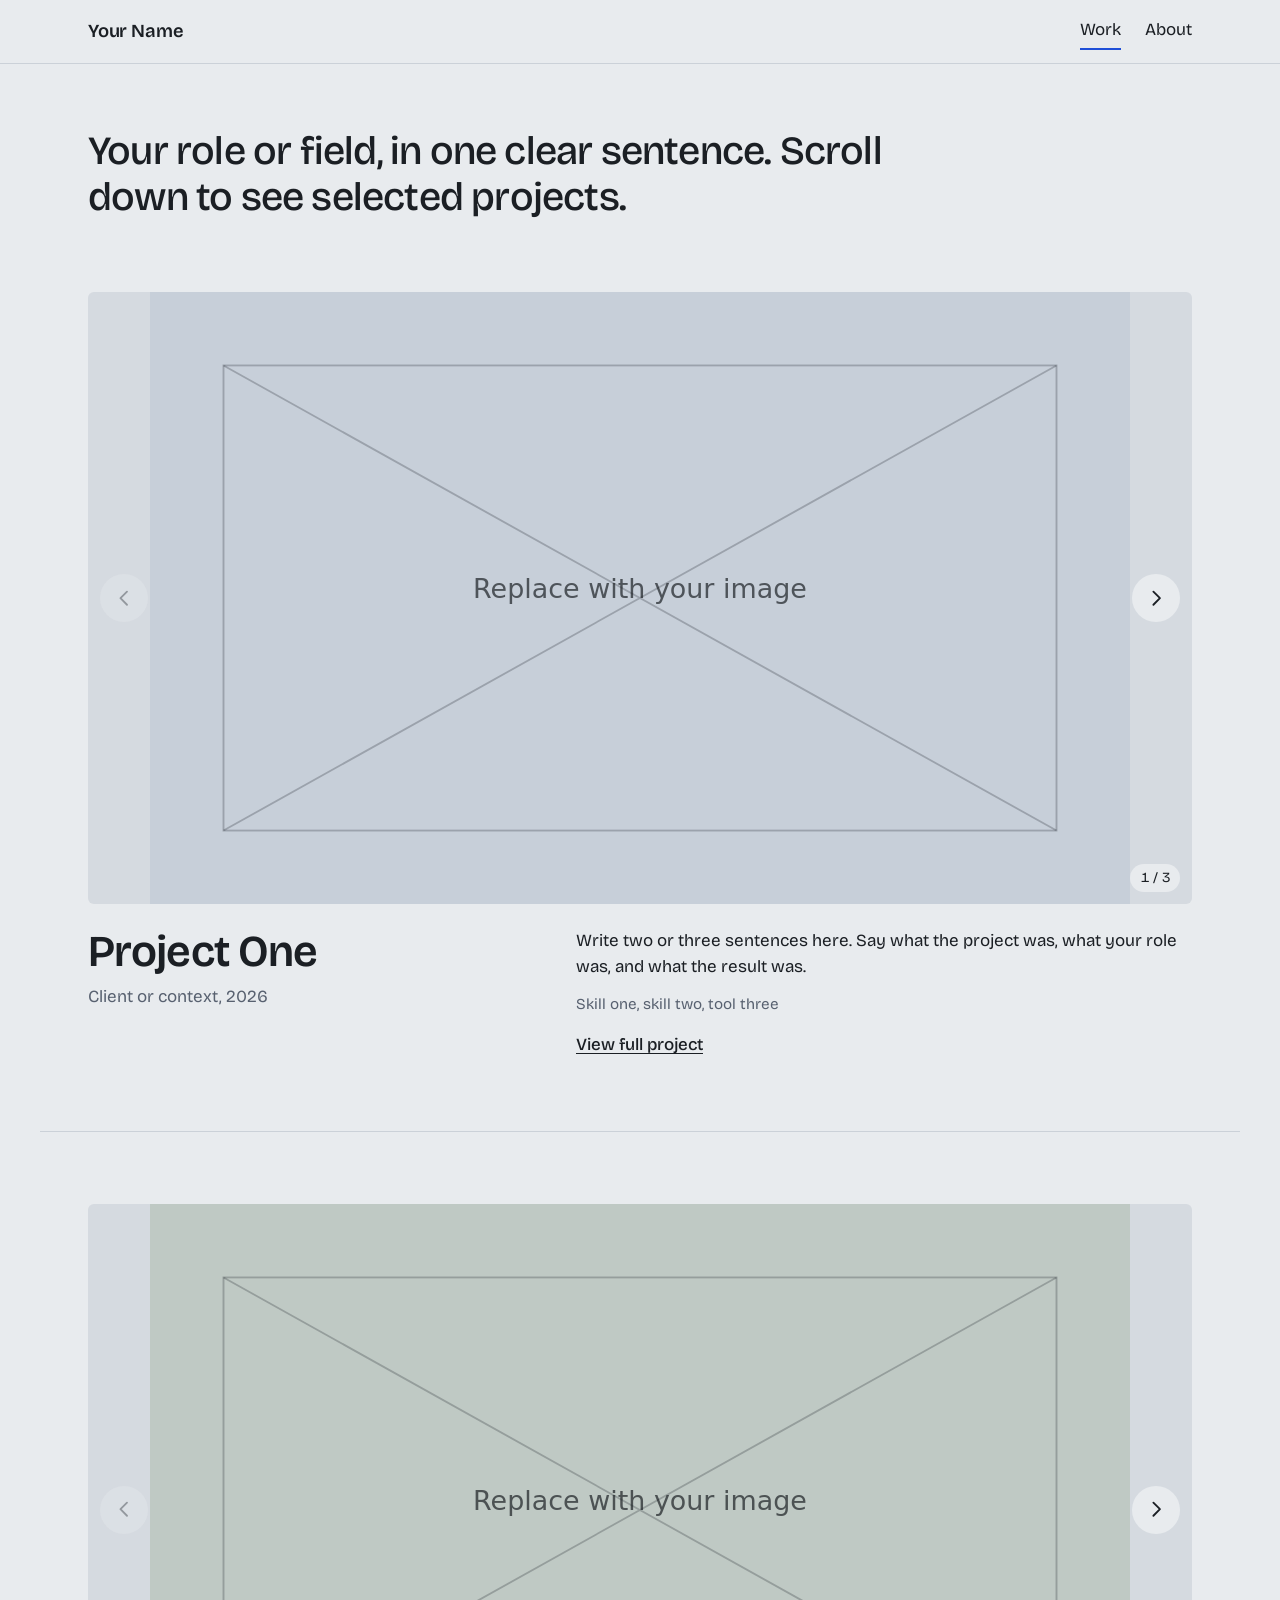
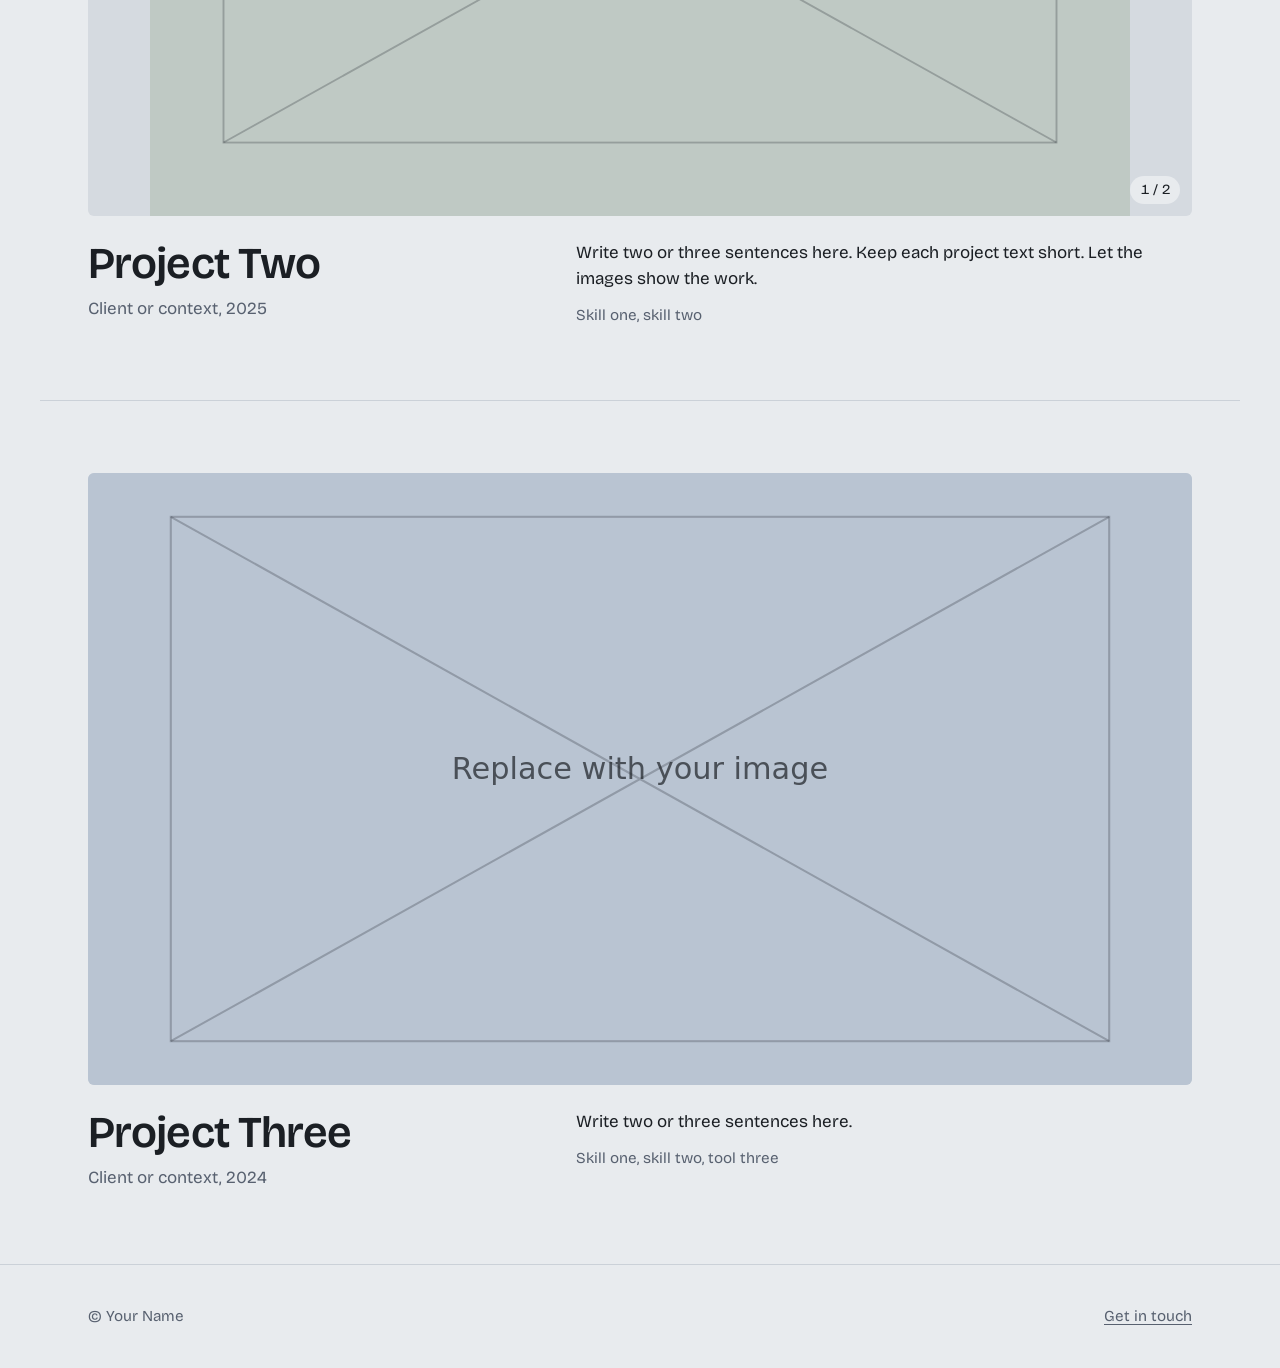
<file: index.html>
<!DOCTYPE html>
<html lang="en">
<head>
  <meta charset="utf-8">
  <meta name="viewport" content="width=device-width, initial-scale=1">
  <title>Your Name - Portfolio</title>
  <meta name="description" content="Portfolio of Your Name. Selected projects.">
  <link rel="preconnect" href="https://fonts.googleapis.com">
  <link rel="preconnect" href="https://fonts.gstatic.com" crossorigin>
  <link href="https://fonts.googleapis.com/css2?family=Bricolage+Grotesque:opsz,wght@12..96,400..700&display=swap" rel="stylesheet">
  <link rel="stylesheet" href="style.css">
  <script src="script.js" defer></script>
</head>
<body>
  <a class="skip-link" href="#work">Skip to projects</a>

  <header class="site-header">
    <div class="wrap">
      <a class="site-name" href="index.html">Your Name</a>
      <nav class="site-nav" aria-label="Main">
        <a href="index.html" aria-current="page">Work</a>
        <a href="about.html">About</a>
      </nav>
    </div>
  </header>

  <main id="work">
    <!-- INTRO: change this text to one or two sentences about you. -->
    <section class="intro wrap" aria-label="Introduction">
      <p>Your role or field, in one clear sentence. Scroll down to see selected projects.</p>
    </section>

    <!--
      HOW TO ADD A PROJECT
      1. Copy one <article class="project"> block below.
      2. Paste it after the last project.
      3. Change the title, text, and images.
      Each <div class="slide"> is one image or video in the gallery.
      A project with one slide shows no arrows.
    -->

    <!-- PROJECT 1: three images -->
    <article class="project wrap">
      <div class="gallery" data-gallery>
        <div class="gallery-track" tabindex="0" role="region" aria-label="Project One gallery">
          <div class="slide"><img src="assets/placeholder-a.svg" alt="Describe this image for screen reader users" width="1600" height="1000"></div>
          <div class="slide"><img src="assets/placeholder-b.svg" alt="Describe this image" width="1600" height="1000" loading="lazy"></div>
          <div class="slide"><img src="assets/placeholder-c.svg" alt="Describe this image" width="1600" height="1000" loading="lazy"></div>
        </div>
      </div>
      <div class="project-info">
        <div>
          <h2 class="project-title">Project One</h2>
          <p class="project-meta">Client or context, 2026</p>
        </div>
        <div>
          <p class="project-text">Write two or three sentences here. Say what the project was, what your role was, and what the result was.</p>
          <p class="project-tags">Skill one, skill two, tool three</p>
          <a class="project-link" href="#">View full project</a>
        </div>
      </div>
    </article>

    <!-- PROJECT 2: two slides (image and video) -->
    <article class="project wrap">
      <div class="gallery" data-gallery>
        <div class="gallery-track" tabindex="0" role="region" aria-label="Project Two gallery">
          <div class="slide"><img src="assets/placeholder-d.svg" alt="Describe this image" width="1600" height="1000" loading="lazy"></div>

          <!-- VIDEO OPTION A: a video file in the assets folder.
          <div class="slide">
            <video controls preload="metadata" poster="assets/video-poster.jpg">
              <source src="assets/demo.mp4" type="video/mp4">
            </video>
          </div>
          -->

          <!-- VIDEO OPTION B: a YouTube embed. Replace VIDEO_ID.
          <div class="slide">
            <iframe src="https://www.youtube-nocookie.com/embed/VIDEO_ID" title="Project Two video" allowfullscreen loading="lazy"></iframe>
          </div>
          -->

          <div class="slide"><img src="assets/placeholder-a.svg" alt="Describe this image" width="1600" height="1000" loading="lazy"></div>
        </div>
      </div>
      <div class="project-info">
        <div>
          <h2 class="project-title">Project Two</h2>
          <p class="project-meta">Client or context, 2025</p>
        </div>
        <div>
          <p class="project-text">Write two or three sentences here. Keep each project text short. Let the images show the work.</p>
          <p class="project-tags">Skill one, skill two</p>
        </div>
      </div>
    </article>

    <!-- PROJECT 3: one image (no arrows) -->
    <article class="project wrap">
      <div class="gallery" data-gallery>
        <div class="gallery-track" role="region" aria-label="Project Three gallery">
          <div class="slide fit-cover"><img src="assets/placeholder-b.svg" alt="Describe this image" width="1600" height="1000" loading="lazy"></div>
        </div>
      </div>
      <div class="project-info">
        <div>
          <h2 class="project-title">Project Three</h2>
          <p class="project-meta">Client or context, 2024</p>
        </div>
        <div>
          <p class="project-text">Write two or three sentences here.</p>
          <p class="project-tags">Skill one, skill two, tool three</p>
        </div>
      </div>
    </article>
  </main>

  <footer class="site-footer">
    <div class="wrap">
      <p>&copy; Your Name</p>
      <p><a href="about.html#contact">Get in touch</a></p>
    </div>
  </footer>
</body>
</html>
</file>
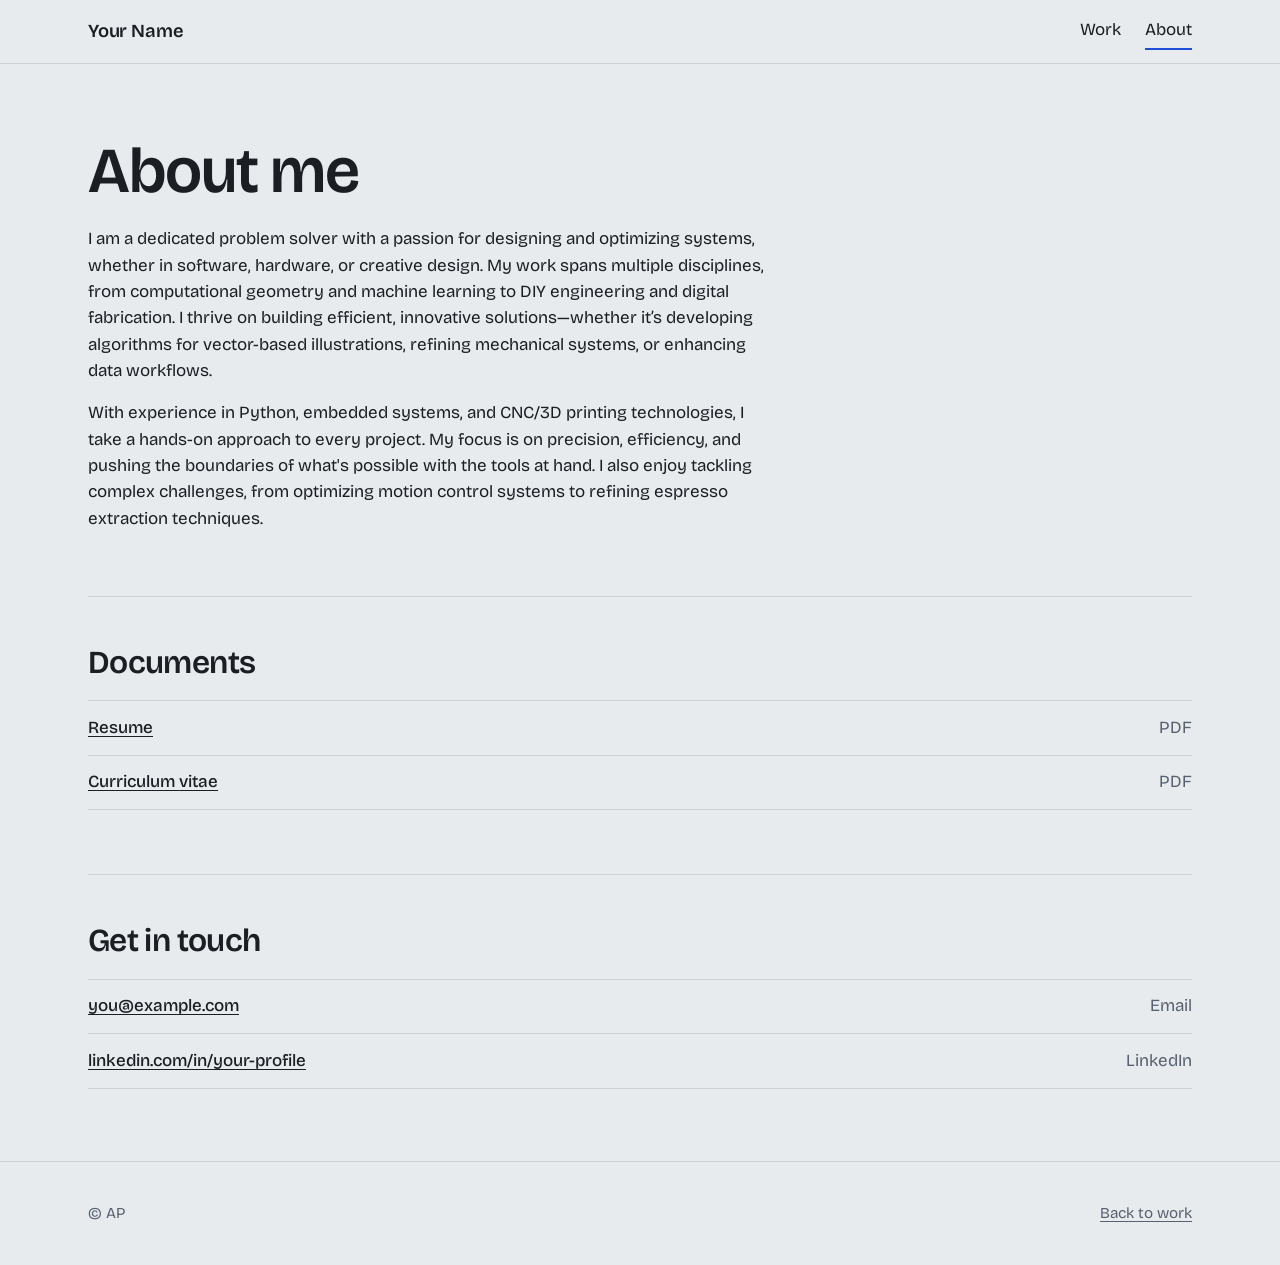
<file: about.html>
<!DOCTYPE html>
<html lang="en">
<head>
  <meta charset="utf-8">
  <meta name="viewport" content="width=device-width, initial-scale=1">
  <title>About</title>
  <meta name="description" content="About Page">
  <link rel="preconnect" href="https://fonts.googleapis.com">
  <link rel="preconnect" href="https://fonts.gstatic.com" crossorigin>
  <link href="https://fonts.googleapis.com/css2?family=Bricolage+Grotesque:opsz,wght@12..96,400..700&display=swap" rel="stylesheet">
  <link rel="stylesheet" href="style.css">
</head>
<body>
  <a class="skip-link" href="#main">Skip to content</a>

  <header class="site-header">
    <div class="wrap">
      <a class="site-name" href="index.html">Your Name</a>
      <nav class="site-nav" aria-label="Main">
        <a href="index.html">Work</a>
        <a href="about.html" aria-current="page">About</a>
      </nav>
    </div>
  </header>

  <main id="main" class="about wrap">

    <div class="about-main">
      <section aria-labelledby="about-title">
        <h1 id="about-title">About me</h1>
        <p>I am a dedicated problem solver with a passion for designing and optimizing systems, whether in software, hardware, or creative design. My work spans multiple disciplines, from computational geometry and machine learning to DIY engineering and digital fabrication. I thrive on building efficient, innovative solutions—whether it’s developing algorithms for vector-based illustrations, refining mechanical systems, or enhancing data workflows.</p>
        <p>With experience in Python, embedded systems, and CNC/3D printing technologies, I take a hands-on approach to every project. My focus is on precision, efficiency, and pushing the boundaries of what's possible with the tools at hand. I also enjoy tackling complex challenges, from optimizing motion control systems to refining espresso extraction techniques.</p>
      </section>

      <section aria-labelledby="docs-title">
        <h2 id="docs-title">Documents</h2>
        <!-- Put your files in the "documents" folder. Then change the file names below. -->
        <ul class="doc-list">
          <li><a href="documents/resume.pdf">Resume</a><span>PDF</span></li>
          <li><a href="documents/cv.pdf">Curriculum vitae</a><span>PDF</span></li>
        </ul>
      </section>

      <!-- <section aria-labelledby="services-title">
        <h2 id="services-title">Services</h2>
        <dl class="services">
          <div>
            <dt>Service one</dt>
            <dd>Describe what you do, who it is for, and what the client gets.</dd>
          </div>
          <div>
            <dt>Service two</dt>
            <dd>Describe what you do, who it is for, and what the client gets.</dd>
          </div>
          <div>
            <dt>Service three</dt>
            <dd>Describe what you do, who it is for, and what the client gets.</dd>
          </div>
        </dl>
      </section> -->

      <section id="contact" aria-labelledby="contact-title">
        <h2 id="contact-title">Get in touch</h2>
        <ul class="contact-list" style="margin-top:1.25rem">
          <li><a href="mailto:drampagano@gmail.com">you@example.com</a><span>Email</span></li>
          <li><a href="https://www.linkedin.com/in/drampagano">linkedin.com/in/your-profile</a><span>LinkedIn</span></li>
        </ul>
      </section>
    </div>
  </main>

  <footer class="site-footer">
    <div class="wrap">
      <p>&copy; AP</p>
      <p><a href="index.html">Back to work</a></p>
    </div>
  </footer>
</body>
</html>
</file>
<file: style.css>
/* ==========================================================
   PORTFOLIO SKELETON - style.css
   Change the values in :root to change colors and fonts.
   ========================================================== */

:root {
  /* Colors (light) */
  --bg: #e8ebee;
  --surface: #f7f8f9;
  --ink: #1b1f24;
  --muted: #586170;
  --line: #cbd1d8;
  --accent: #1f4fd8;
  --accent-ink: #ffffff;
  --media-bg: #d5dae0;

  /* Type */
  --font: "Bricolage Grotesque", system-ui, -apple-system, "Segoe UI", Roboto, sans-serif;

  /* Layout */
  --header-h: 4rem;
  --pad: clamp(1rem, 4vw, 3rem);
  --max: 1200px;
  --radius: 6px;
}

@media (prefers-color-scheme: dark) {
  :root {
    --bg: #14171b;
    --surface: #1c2025;
    --ink: #e8eaed;
    --muted: #9aa3af;
    --line: #2d333a;
    --accent: #7c9cff;
    --accent-ink: #0e1116;
    --media-bg: #22272d;
  }
}

/* ---------- Base ---------- */

*,
*::before,
*::after {
  box-sizing: border-box;
}

html {
  scroll-snap-type: y proximity;
  scroll-padding-top: var(--header-h);
  -webkit-text-size-adjust: 100%;
}

body {
  margin: 0;
  background: var(--bg);
  color: var(--ink);
  font-family: var(--font);
  font-size: 1.0625rem;
  line-height: 1.55;
}

img,
video,
iframe {
  display: block;
  max-width: 100%;
}

h1,
h2,
h3 {
  margin: 0;
  font-weight: 600;
  line-height: 1.1;
  letter-spacing: -0.02em;
}

p {
  margin: 0;
}

a {
  color: inherit;
  text-underline-offset: 0.2em;
  text-decoration-thickness: 1px;
}

a:hover {
  color: var(--accent);
}

:focus-visible {
  outline: 3px solid var(--accent);
  outline-offset: 3px;
}

.skip-link {
  position: absolute;
  left: var(--pad);
  top: -4rem;
  z-index: 20;
  padding: 0.5rem 0.9rem;
  background: var(--ink);
  color: var(--bg);
  border-radius: var(--radius);
}

.skip-link:focus {
  top: 0.75rem;
}

.wrap {
  width: 100%;
  max-width: var(--max);
  margin-inline: auto;
  padding-inline: var(--pad);
}

/* ---------- Header and footer ---------- */

.site-header {
  position: sticky;
  top: 0;
  z-index: 10;
  height: var(--header-h);
  background: var(--bg);
  border-bottom: 1px solid var(--line);
}

.site-header .wrap {
  display: flex;
  align-items: center;
  justify-content: space-between;
  height: 100%;
}

.site-name {
  font-size: 1.15rem;
  font-weight: 600;
  letter-spacing: -0.01em;
  text-decoration: none;
}

.site-nav {
  display: flex;
  gap: 1.5rem;
}

.site-nav a {
  text-decoration: none;
  padding-block: 0.25rem;
  border-bottom: 2px solid transparent;
}

.site-nav a[aria-current="page"] {
  border-bottom-color: var(--accent);
}

.site-footer {
  padding-block: 2.5rem;
  border-top: 1px solid var(--line);
  color: var(--muted);
  font-size: 0.95rem;
}

.site-footer .wrap {
  display: flex;
  flex-wrap: wrap;
  gap: 0.5rem 2rem;
  justify-content: space-between;
}

/* ---------- Landing page: intro ---------- */

.intro {
  padding-block: clamp(2rem, 6vw, 4rem) 0;
  scroll-snap-align: start;
}

.intro p {
  max-width: 34ch;
  font-size: clamp(1.5rem, 3.6vw, 2.5rem);
  font-weight: 500;
  line-height: 1.15;
  letter-spacing: -0.02em;
}

/* ---------- Landing page: project blocks ---------- */

.project {
  min-height: calc(100svh - var(--header-h));
  display: flex;
  flex-direction: column;
  justify-content: center;
  padding-block: clamp(2rem, 6vw, 4.5rem);
  scroll-snap-align: start;
}

.project + .project {
  border-top: 1px solid var(--line);
}

.project-info {
  display: grid;
  gap: 1rem 3rem;
  margin-top: 1.5rem;
}

@media (min-width: 800px) {
  .project-info {
    grid-template-columns: 1fr 1.4fr;
    align-items: start;
  }
}

.project-title {
  font-size: clamp(1.75rem, 4vw, 2.75rem);
}

.project-meta {
  margin-top: 0.5rem;
  color: var(--muted);
}

.project-text {
  max-width: 62ch;
}

.project-tags {
  margin-top: 0.75rem;
  color: var(--muted);
  font-size: 0.95rem;
}

.project-link {
  display: inline-block;
  margin-top: 1rem;
  font-weight: 500;
}

/* ---------- Gallery ---------- */

.gallery {
  position: relative;
}

.gallery-track {
  display: flex;
  overflow-x: auto;
  overscroll-behavior-x: contain;
  scroll-snap-type: x mandatory;
  scrollbar-width: none;
  aspect-ratio: 16 / 10;
  max-height: 68svh;
  width: 100%;
  background: var(--media-bg);
  border-radius: var(--radius);
}

.gallery-track::-webkit-scrollbar {
  display: none;
}

.slide {
  position: relative;
  flex: 0 0 100%;
  min-width: 0;
  scroll-snap-align: start;
  scroll-snap-stop: always;
}

.slide > img,
.slide > video,
.slide > iframe {
  position: absolute;
  inset: 0;
  width: 100%;
  height: 100%;
  border: 0;
  object-fit: contain;
}

/* Add class "fit-cover" to a slide to fill the frame and crop the edges. */
.slide.fit-cover > img,
.slide.fit-cover > video {
  object-fit: cover;
}

.gallery-btn {
  position: absolute;
  top: 50%;
  transform: translateY(-50%);
  display: grid;
  place-items: center;
  width: 3rem;
  height: 3rem;
  padding: 0;
  border: 0;
  border-radius: 50%;
  background: var(--bg);
  color: var(--ink);
  cursor: pointer;
  transition: background-color 0.15s, color 0.15s, opacity 0.15s;
}

.gallery-btn:hover:not(:disabled) {
  background: var(--accent);
  color: var(--accent-ink);
}

.gallery-btn:disabled {
  opacity: 0.35;
  cursor: default;
}

.gallery-btn svg {
  width: 1.4rem;
  height: 1.4rem;
  fill: none;
  stroke: currentColor;
  stroke-width: 2;
  stroke-linecap: round;
  stroke-linejoin: round;
}

.gallery-btn-prev {
  left: 0.75rem;
}

.gallery-btn-next {
  right: 0.75rem;
}

.gallery-count {
  position: absolute;
  right: 0.75rem;
  bottom: 0.75rem;
  padding: 0.2rem 0.65rem;
  border-radius: 999px;
  background: var(--bg);
  font-size: 0.875rem;
  font-variant-numeric: tabular-nums;
}

@media (max-width: 600px) {
  .gallery-btn {
    width: 2.5rem;
    height: 2.5rem;
  }
}

/* ---------- About page ---------- */

.about {
  display: grid;
  gap: 2.5rem 4rem;
  padding-block: clamp(2rem, 6vw, 4.5rem);
}

.about-main > section + section {
  margin-top: clamp(2.5rem, 6vw, 4rem);
  padding-top: clamp(2rem, 5vw, 3rem);
  border-top: 1px solid var(--line);
}

.about h1 {
  font-size: clamp(2.25rem, 6vw, 4rem);
  margin-bottom: 1.25rem;
}

.about h2 {
  font-size: clamp(1.5rem, 3vw, 2rem);
  margin-bottom: 1.25rem;
}

.about p {
  max-width: 62ch;
}

.about p + p {
  margin-top: 1rem;
}

.doc-list,
.contact-list {
  list-style: none;
  margin: 0;
  padding: 0;
}

.doc-list li,
.contact-list li {
  display: flex;
  flex-wrap: wrap;
  gap: 0.25rem 1.5rem;
  justify-content: space-between;
  padding-block: 0.85rem;
  border-bottom: 1px solid var(--line);
}

.doc-list li:first-child,
.contact-list li:first-child {
  border-top: 1px solid var(--line);
}

.doc-list a,
.contact-list a {
  font-weight: 500;
}

.doc-list span,
.contact-list span {
  color: var(--muted);
}

.services {
  display: grid;
  gap: 1.75rem;
  margin: 0;
}

.services dt {
  font-size: 1.2rem;
  font-weight: 600;
  letter-spacing: -0.01em;
}

.services dd {
  margin: 0.35rem 0 0;
  max-width: 62ch;
  color: var(--muted);
}

/* ---------- Reduced motion ---------- */

@media (prefers-reduced-motion: reduce) {
  html {
    scroll-snap-type: none;
  }

  .gallery-btn {
    transition: none;
  }
}
</file>
